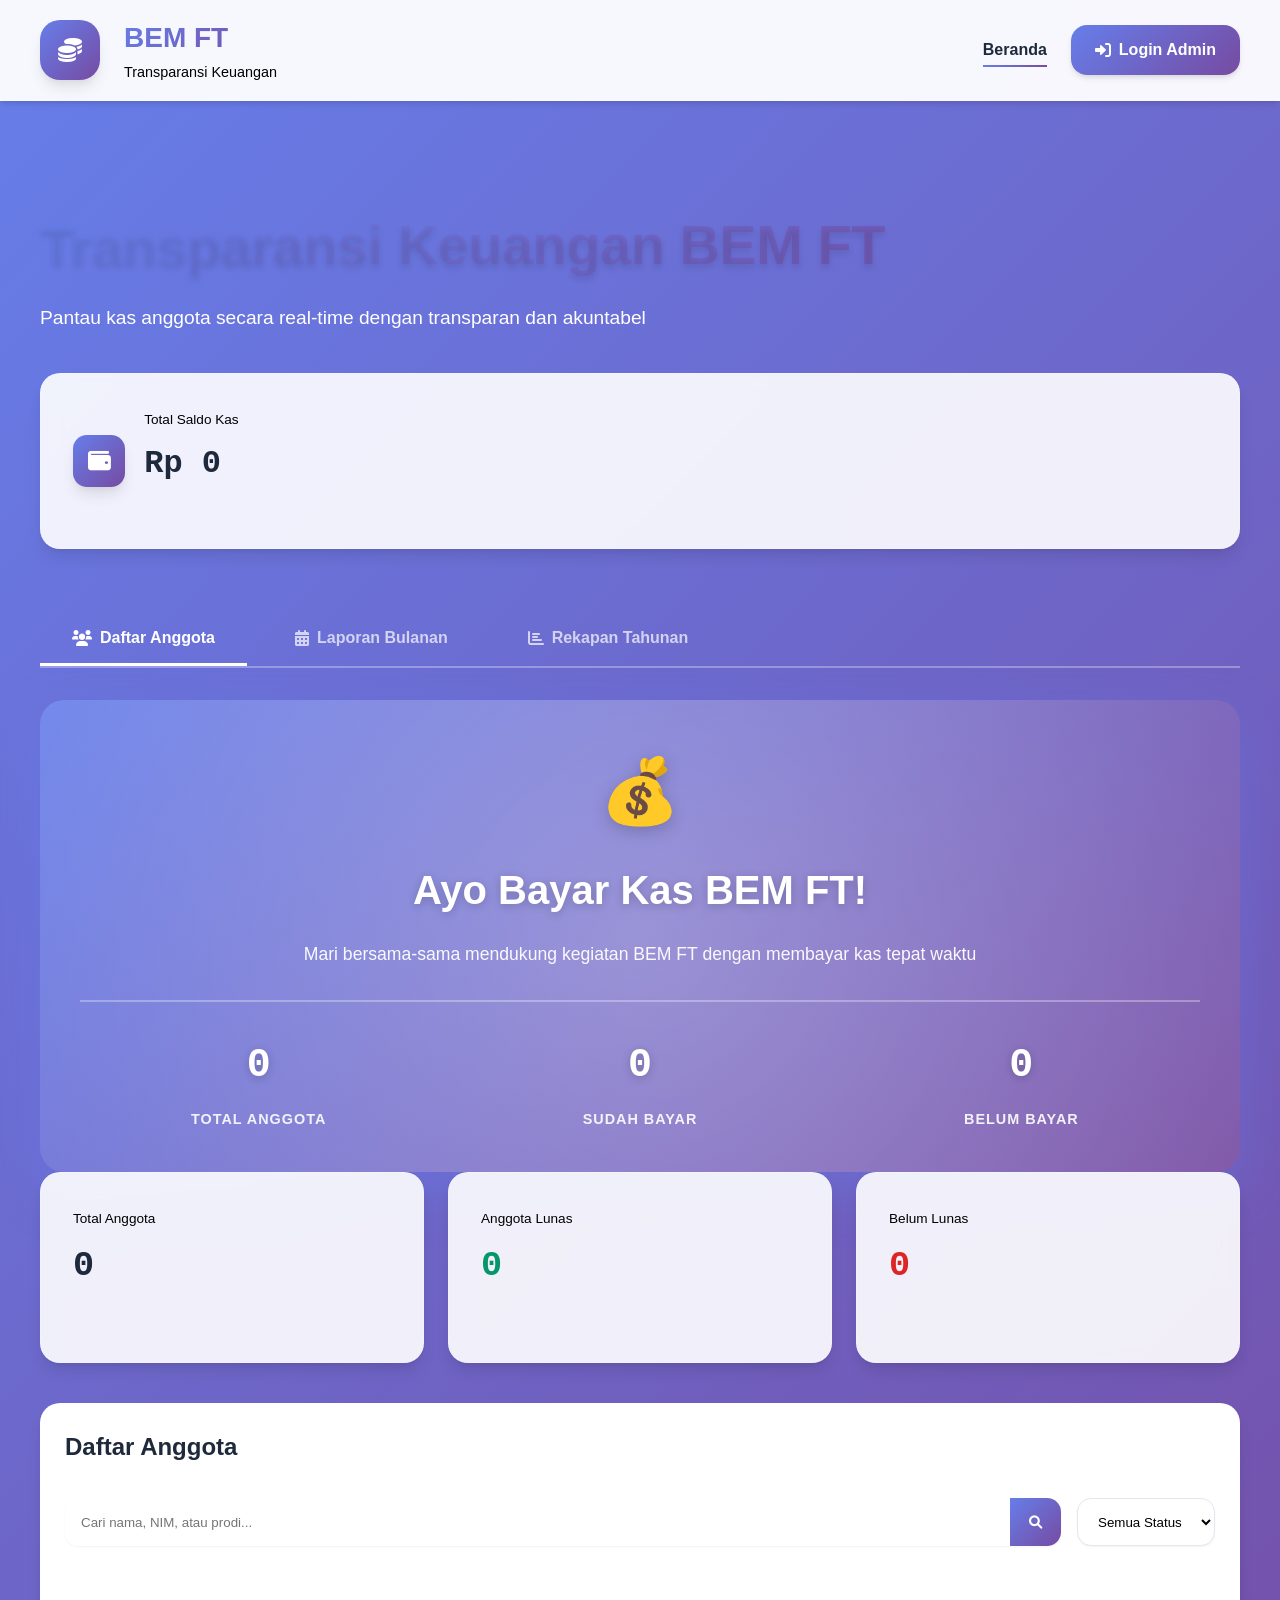
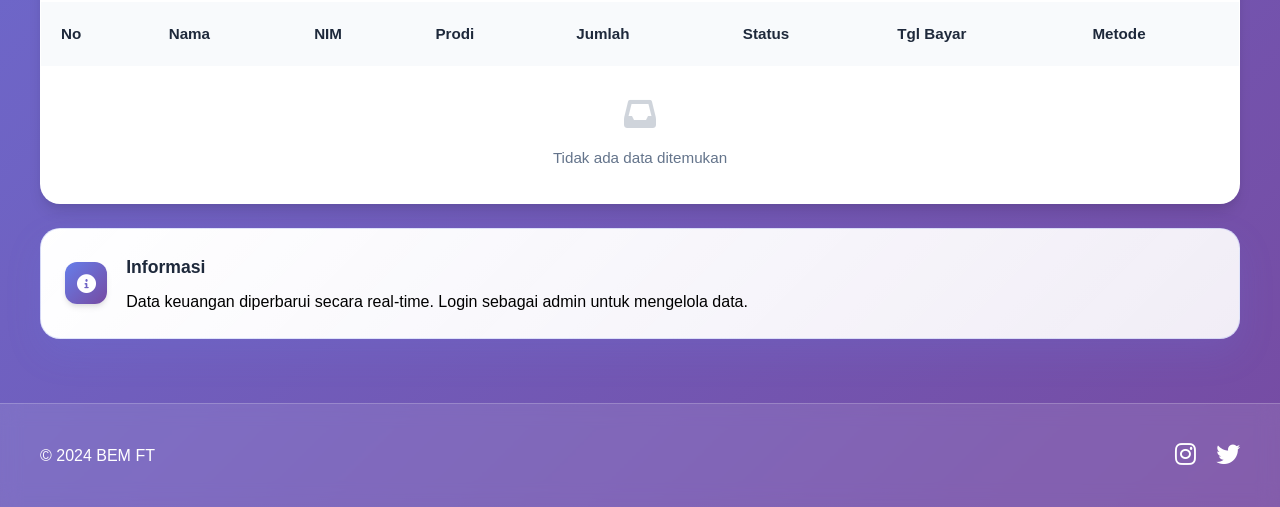
<file: index.html>
<!DOCTYPE html>
<html lang="id">
<head>
<meta charset="UTF-8">
<meta name="viewport" content="width=device-width, initial-scale=1.0">
<title>Transparansi Keuangan BEM FT</title>

<link href="https://cdnjs.cloudflare.com/ajax/libs/font-awesome/6.0.0/css/all.min.css" rel="stylesheet">
<link href="https://fonts.googleapis.com/css2?family=Inter:wght@400;500;600;700;800&display=swap" rel="stylesheet">

<style>
:root{
  --primary: #667eea;
  --primary-dark: #5a67d8;
  --secondary: #764ba2;
  --success: #10b981;
  --warning: #f59e0b;
  --danger: #ef4444;
  --info: #dfe8f7;
  --bg-primary: #ffffff;
  --bg-secondary: #f8fafc;
  --bg-tertiary: #f1f5f9;
  --text-primary: #1e293b;
  --text-secondary: #000000;
  --text-muted: #94a3b8;
  --border: #e2e8f0;
  --shadow-sm: 0 1px 2px 0 rgba(0, 0, 0, 0.05);
  --shadow-md: 0 4px 6px -1px rgba(0, 0, 0, 0.1), 0 2px 4px -1px rgba(0, 0, 0, 0.06);
  --shadow-lg: 0 10px 15px -3px rgba(0, 0, 0, 0.1), 0 4px 6px -2px rgba(0, 0, 0, 0.05);
  --transition: all 0.3s ease;
  --gradient-1: linear-gradient(135deg, var(--primary), var(--secondary));
  --gradient-2: linear-gradient(135deg, var(--success), #22d3ee);
  --gradient-3: linear-gradient(135deg, var(--warning), #f97316);
  --gradient-4: linear-gradient(135deg, var(--danger), #ec4899);
}

body {
  background: linear-gradient(135deg, #667eea 0%, #764ba2 100%);
  min-height: 100vh;
  font-family: 'Segoe UI', Tahoma, Geneva, Verdana, sans-serif;
  margin: 0;
  padding: 0;
  color: #1e293b;
  line-height: 1.6;
}

.container{max-width:1200px;margin:auto;padding:0 1.5rem}

/* ===== HEADER ===== */
header{
  position:sticky;top:0;z-index:99;
  background:rgba(255,255,255,.95);
  backdrop-filter:blur(12px);
  border-bottom:1px solid rgba(255,255,255,0.2);
  box-shadow: var(--shadow-md);
}
.header-wrap{
  display:flex;justify-content:space-between;align-items:center;
  padding:1rem 0;
}
.logo-box{display:flex;align-items:center;gap:1.5rem}
.logo{
  width:60px;height:60px;border-radius:20px;
  background:var(--gradient-1);
  display:flex;align-items:center;justify-content:center;
  color:#fff;font-size:1.5rem;box-shadow: var(--shadow-lg);
  animation: float 3s ease-in-out infinite;
}
.brand-info h1{
  font-size:1.75rem;font-weight:800;
  background:var(--gradient-1);
  -webkit-background-clip:text;
  -webkit-text-fill-color:transparent;
  background-clip:text;margin:0;
}
.brand-info p{color:var(--text-secondary);margin:0;font-size:.9rem}
nav{display:flex;gap:1.5rem;align-items:center}
nav a{text-decoration:none;color:var(--text-primary);font-weight:600;position:relative}
nav a::after{
  content:"";position:absolute;left:0;bottom:-4px;
  width:0;height:2px;background:var(--gradient-1);
  transition:var(--transition)
}
nav a:hover::after{width:100%}
nav a.active::after{width:100%}
.login-btn{
  padding:.75rem 1.5rem;border-radius:16px;
  background:var(--gradient-1);
  color:#fff !important;font-size:1rem;
  box-shadow: var(--shadow-md);font-weight:700;
  display:inline-flex;align-items:center;gap:.5rem;
  text-decoration: none;
  transition: var(--transition);
}
.login-btn:hover{
  transform: translateY(-2px);
  box-shadow: 0 10px 25px rgba(102, 126, 234, 0.4);
}

/* ===== TAB NAVIGATION ===== */
.tab-navigation {
  display: flex;
  gap: 1rem;
  margin: 2rem 0 1.5rem;
  border-bottom: 2px solid rgba(255, 255, 255, 0.3);
}

.tab-btn {
  padding: 1rem 2rem;
  background: transparent;
  border: none;
  border-bottom: 3px solid transparent;
  color: rgba(255, 255, 255, 0.7);
  font-weight: 600;
  font-size: 1rem;
  cursor: pointer;
  transition: var(--transition);
  display: flex;
  align-items: center;
  gap: 0.5rem;
}

.tab-btn:hover {
  color: #fff;
}

.tab-btn.active {
  color: #fff;
  border-bottom-color: #fff;
}

.tab-content {
  display: none;
}

.tab-content.active {
  display: block;
}

/* ===== HERO ===== */
.hero{padding:4rem 0 2rem}
.hero h1{
  font-size:3.5rem;font-weight:900;
  background:var(--gradient-1);
  margin-bottom:1.5rem;line-height:1.2;
  -webkit-background-clip:text; 
  -webkit-text-fill-color:transparent;  
  background-clip:text;
  text-shadow: 0 4px 6px rgba(0,0,0,0.1);
  letter-spacing: -0.5px;
}
.hero p{color:var(--text-secondary);font-size:1.2rem;max-width:700px;margin-bottom:2rem;font-weight:500;} 

/* ===== SALDO CARD ===== */
.saldo-card{
  margin-top:2.5rem;
  background:rgba(255,255,255,0.9);
  backdrop-filter:blur(10px);
  border-radius:20px;
  padding:2rem;
  display:flex;gap:1.2rem;align-items:center;
  box-shadow: var(--shadow-lg);
  border:1px solid rgba(255,255,255,0.2);
}
.saldo-icon{
  width:52px;height:52px;border-radius:14px;
  background:var(--gradient-1);
  display:flex;align-items:center;justify-content:center;
  color:#fff;font-size:1.4rem;box-shadow: var(--shadow-lg);
}
.saldo-card span{color:var(--text-secondary);font-size:.85rem}
.saldo-card h2{margin-top:.4rem;font-size:2rem;font-family:'JetBrains Mono',monospace}

/* ===== CONTROLS ===== */
.controls{
  display:flex;gap:1rem;flex-wrap:wrap;
  margin:2rem 0
}
.search-box{
  flex:1;display:flex;background:#fff;border-radius:14px;
  overflow:hidden;box-shadow:var(--shadow-sm)
}
.search-box input{flex:1;border:none;padding:.9rem 1rem;outline:none}
.search-box button{
  border:none;background:var(--gradient-1);
  color:#fff;padding:0 1.2rem;cursor:pointer;
  transition: var(--transition);
}
.search-box button:hover{
  opacity: 0.9;
}
select{
  padding:.9rem 1rem;border-radius:14px;border:1px solid var(--border);
  box-shadow:var(--shadow-sm);cursor:pointer;background:#fff
}

/* ===== SUMMARY ===== */
.summary{
  display:grid;grid-template-columns:repeat(auto-fit,minmax(220px,1fr));
  gap:1.5rem;margin-bottom:2.5rem
}
.card{
  background:rgba(255,255,255,0.9);
  backdrop-filter:blur(10px);
  border-radius:20px;padding:2rem;
  box-shadow:var(--shadow-lg);
  border:1px solid rgba(255,255,255,0.2);
  transition:var(--transition)
}
.card:hover{transform:translateY(-2px);box-shadow:0 20px 40px rgba(0,0,0,.15)}
.card span{color:var(--text-secondary);font-size:.85rem}
.card h3{font-size:2.2rem;margin-top:.5rem;font-family:'JetBrains Mono',monospace}

/* ===== MONTHLY REPORT CARD ===== */
.monthly-grid {
  display: grid;
  grid-template-columns: repeat(auto-fit, minmax(280px, 1fr));
  gap: 1.5rem;
  margin-bottom: 2rem;
}

.month-card {
  background: rgba(255, 255, 255, 0.9);
  backdrop-filter: blur(10px);
  border-radius: 16px;
  padding: 1.5rem;
  box-shadow: var(--shadow-lg);
  border: 1px solid rgba(255, 255, 255, 0.2);
  transition: var(--transition);
}

.month-card:hover {
  transform: translateY(-2px);
  box-shadow: 0 20px 40px rgba(0, 0, 0, 0.15);
}

.month-card-header {
  display: flex;
  justify-content: space-between;
  align-items: center;
  margin-bottom: 1rem;
  padding-bottom: 1rem;
  border-bottom: 2px solid var(--border);
}

.month-name {
  font-size: 1.25rem;
  font-weight: 700;
  color: var(--text-primary);
}

.month-stats {
  display: grid;
  grid-template-columns: 1fr 1fr;
  gap: 1rem;
  margin-bottom: 1rem;
}

.stat-item {
  text-align: center;
}

.stat-label {
  font-size: 0.75rem;
  color: var(--text-secondary);
  margin-bottom: 0.25rem;
}

.stat-value {
  font-size: 1.5rem;
  font-weight: 700;
  font-family: 'JetBrains Mono', monospace;
}

.stat-value.success {
  color: var(--success);
}

.stat-value.warning {
  color: var(--warning);
}

.month-total {
  text-align: center;
  padding-top: 1rem;
  border-top: 2px solid var(--border);
}

.month-total-label {
  font-size: 0.85rem;
  color: var(--text-secondary);
  margin-bottom: 0.5rem;
}

.month-total-value {
  font-size: 1.75rem;
  font-weight: 800;
  background: var(--gradient-1);
  -webkit-background-clip: text;
  -webkit-text-fill-color: transparent;
  background-clip: text;
  font-family: 'JetBrains Mono', monospace;
}

/* ===== YEARLY SUMMARY ===== */
.yearly-summary {
  background: linear-gradient(135deg, rgba(102, 126, 234, 0.1), rgba(118, 75, 162, 0.1));
  border-radius: 20px;
  padding: 2rem;
  margin-bottom: 2rem;
  box-shadow: var(--shadow-lg);
  border: 1px solid rgba(102, 126, 234, 0.2);
}

.yearly-summary h2 {
  margin: 0 0 2rem 0;
  font-size: 1.75rem;
  font-weight: 800;
  background: var(--gradient-1);
  -webkit-background-clip: text;
  -webkit-text-fill-color: transparent;
  background-clip: text;
  display: flex;
  align-items: center;
  gap: 0.75rem;
}

.yearly-stats-grid {
  display: grid;
  grid-template-columns: repeat(auto-fit, minmax(200px, 1fr));
  gap: 1.5rem;
}

.yearly-stat-card {
  background: #fff;
  border-radius: 16px;
  padding: 1.5rem;
  box-shadow: var(--shadow-md);
  text-align: center;
}

.yearly-stat-icon {
  width: 50px;
  height: 50px;
  border-radius: 12px;
  display: flex;
  align-items: center;
  justify-content: center;
  margin: 0 auto 1rem;
  font-size: 1.5rem;
  color: #fff;
}

.yearly-stat-icon.total {
  background: var(--gradient-1);
}

.yearly-stat-icon.paid {
  background: var(--gradient-2);
}

.yearly-stat-icon.unpaid {
  background: var(--gradient-3);
}

.yearly-stat-icon.collected {
  background: var(--gradient-4);
}

.yearly-stat-label {
  font-size: 0.9rem;
  color: var(--text-secondary);
  margin-bottom: 0.5rem;
}

.yearly-stat-value {
  font-size: 2rem;
  font-weight: 800;
  color: var(--text-primary);
  font-family: 'JetBrains Mono', monospace;
}

/* ===== TABLE ===== */
.table-wrap{
  background:#fff;border-radius:20px;
  box-shadow:var(--shadow-lg);
  overflow:hidden;border:1px solid rgba(255,255,255,0.2)
}
table{width:100%;border-collapse:collapse}
thead{background:#f8fafc}
th,td{padding:1.25rem;text-align:left;font-size:.95rem}
tbody tr:not(:last-child){border-bottom:1px solid var(--border)}
tbody tr:hover{background: var(--bg-secondary);}
.badge{
  padding:.5rem 1rem;border-radius:999px;
  font-size:.875rem;font-weight:600;display:inline-block
}
.badge-success{background:rgba(16,185,129,0.1);color:#059669}
.badge-warning{background:rgba(245,158,11,0.1);color:#d97706}
.badge-info{background:rgba(59,130,246,0.1);color:#2563eb}
.badge.unpaid{background:rgba(239,68,68,0.1);color:#dc2626}
.text-success{color:#059669}
.text-danger{color:#dc2626}

/* ===== AJAKAN CARD ===== */
.ajakan-card{
  margin-top:1.5rem;
  background:linear-gradient(135deg,#fff,rgba(255,255,255,0.9));
  border-radius:20px;
  padding:1.5rem;
  display:flex;gap:1.2rem;align-items:center;
  box-shadow:0 15px 35px rgba(102,126,234,0.15);
  border:1px solid rgba(102,126,234,0.2)
}
.ajakan-icon{
  width:42px;height:42px;border-radius:12px;
  background:var(--gradient-1);
  display:flex;align-items:center;justify-content:center;
  color:#fff;font-size:1.2rem;box-shadow:var(--shadow-md)
}

/* ===== AYO BAYAR KAS BOX ===== */
.bayar-kas-box{
  margin-top:2rem;
  background:linear-gradient(135deg, #667eea 0%, #764ba2 100%);
  border-radius:24px;
  padding:2.5rem;
  position:relative;
  overflow:hidden;
  box-shadow:0 20px 50px rgba(102,126,234,0.4);
  animation: pulseGlow 3s ease-in-out infinite;
}

.bayar-kas-box::before{
  content:'';
  position:absolute;
  top:-50%;
  right:-50%;
  width:200%;
  height:200%;
  background:radial-gradient(circle, rgba(255,255,255,0.3) 0%, transparent 70%);
  animation: rotateGlow 8s linear infinite;
}

.bayar-kas-content{
  position:relative;
  z-index:2;
  text-align:center;
  color:#fff;
}

.bayar-kas-icon{
  font-size:4rem;
  margin-bottom:1rem;
  animation: bounce 2s ease-in-out infinite;
  display:inline-block;
  filter: drop-shadow(0 4px 8px rgba(0,0,0,0.2));
}

.bayar-kas-title{
  font-size:2.5rem;
  font-weight:900;
  margin:0 0 1rem 0;
  text-shadow: 0 2px 10px rgba(0,0,0,0.2);
  animation: slideInUp 1s ease-out;
}

.bayar-kas-subtitle{
  font-size:1.1rem;
  margin-bottom:2rem;
  opacity:0.95;
  font-weight:500;
}

.bayar-kas-stats{
  display:grid;
  grid-template-columns:repeat(auto-fit,minmax(120px,1fr));
  gap:1.5rem;
  margin-top:2rem;
  padding-top:2rem;
  border-top:2px solid rgba(255,255,255,0.3);
}

.stat-box{
  text-align:center;
}

.stat-number{
  font-size:2.5rem;
  font-weight:900;
  display:block;
  margin-bottom:0.5rem;
  text-shadow: 0 2px 8px rgba(0,0,0,0.2);
  font-family:'JetBrains Mono',monospace;
}

.stat-text{
  font-size:0.9rem;
  opacity:0.9;
  font-weight:600;
  text-transform:uppercase;
  letter-spacing:1px;
}

@keyframes pulseGlow{
  0%,100%{box-shadow:0 20px 50px rgba(102,126,234,0.4)}
  50%{box-shadow:0 25px 60px rgba(102,126,234,0.6)}
}

@keyframes rotateGlow{
  0%{transform:rotate(0deg)}
  100%{transform:rotate(360deg)}
}

@keyframes bounce{
  0%,100%{transform:translateY(0)}
  50%{transform:translateY(-15px)}
}

@keyframes slideInUp{
  0%{opacity:0;transform:translateY(20px)}
  100%{opacity:1;transform:translateY(0)}
}

@keyframes float{
  0%,100%{transform:translateY(0)}
  50%{transform:translateY(-10px)}
}

/* ===== FOOTER ===== */
footer{
  background:rgba(255,255,255,0.1);
  backdrop-filter:blur(10px);
  padding:2rem 0;
  margin-top:4rem;
  border-top:1px solid rgba(255,255,255,0.2)
}
footer .container{
  display:flex;justify-content:space-between;align-items:center
}
footer p{color:#fff;margin:0}
footer a{color:#fff;font-size:1.5rem;margin-left:1rem;transition:var(--transition)}
footer a:hover{transform:scale(1.2)}

/* ===== RESPONSIVE ===== */
@media (max-width: 768px) {
  .header-wrap {
    flex-direction: column;
    gap: 1rem;
  }
  nav {
    flex-direction: column;
    width: 100%;
  }
  .hero h1 {
    font-size: 2.5rem;
  }
  .tab-navigation {
    flex-wrap: wrap;
  }
  .tab-btn {
    padding: 0.75rem 1rem;
    font-size: 0.9rem;
  }
  .bayar-kas-title {
    font-size: 2rem;
  }
  .stat-number {
    font-size: 2rem;
  }
}
</style>
</head>
<body>

<header>
  <div class="container header-wrap">
    <div class="logo-box">
      <div class="logo"><i class="fas fa-coins"></i></div>
      <div class="brand-info">
        <h1>BEM FT</h1>
        <p>Transparansi Keuangan</p>
      </div>
    </div>
    <nav>
      <a href="#" class="active">Beranda</a>
      <a href="login.html" class="login-btn">
        <i class="fas fa-sign-in-alt"></i> Login Admin
      </a>
    </nav>
  </div>
</header>

<main>
  <section class="hero">
    <div class="container">
      <h1 style="color:#fff">Transparansi Keuangan BEM FT</h1>
      <p style="color:#fff">Pantau kas anggota secara real-time dengan transparan dan akuntabel</p>

      <!-- Saldo Card -->
      <div class="saldo-card">
        <div class="saldo-icon"><i class="fas fa-wallet"></i></div>
        <div>
          <span>Total Saldo Kas</span>
          <h2 id="total-saldo">Rp 0</h2>
        </div>
      </div>
    </div>
  </section>

  <!-- Tab Navigation -->
  <section class="container">
    <div class="tab-navigation">
      <button class="tab-btn active" onclick="switchTab('daftar')">
        <i class="fas fa-users"></i> Daftar Anggota
      </button>
      <button class="tab-btn" onclick="switchTab('bulanan')">
        <i class="fas fa-calendar-alt"></i> Laporan Bulanan
      </button>
      <button class="tab-btn" onclick="switchTab('tahunan')">
        <i class="fas fa-chart-bar"></i> Rekapan Tahunan
      </button>
    </div>
  </section>

  <!-- Daftar Anggota Tab -->
  <section id="daftar-tab" class="tab-content active">
    <div class="container">
      <!-- Ayo Bayar Kas Box -->
      <div class="bayar-kas-box">
        <div class="bayar-kas-content">
          <div class="bayar-kas-icon">💰</div>
          <h2 class="bayar-kas-title">Ayo Bayar Kas BEM FT!</h2>
          <p class="bayar-kas-subtitle">Mari bersama-sama mendukung kegiatan BEM FT dengan membayar kas tepat waktu</p>
          
          <div class="bayar-kas-stats">
            <div class="stat-box">
              <span class="stat-number" id="stat-total">0</span>
              <span class="stat-text">Total Anggota</span>
            </div>
            <div class="stat-box">
              <span class="stat-number" id="stat-paid">0</span>
              <span class="stat-text">Sudah Bayar</span>
            </div>
            <div class="stat-box">
              <span class="stat-number" id="stat-unpaid">0</span>
              <span class="stat-text">Belum Bayar</span>
            </div>
          </div>
        </div>
      </div>

      <!-- Summary Cards -->
      <div class="summary">
        <div class="card">
          <span>Total Anggota</span>
          <h3 id="total-anggota">0</h3>
        </div>
        <div class="card">
          <span>Anggota Lunas</span>
          <h3 id="anggota-lunas" class="text-success">0</h3>
        </div>
        <div class="card">
          <span>Belum Lunas</span>
          <h3 id="anggota-belum-lunas" class="text-danger">0</h3>
        </div>
      </div>

      <!-- Anggota Table -->
      <div class="table-wrap">
        <div style="padding: 1.5rem;">
          <h2 style="margin: 0 0 1rem 0;">Daftar Anggota</h2>
          
          <div class="controls">
            <div class="search-box">
              <input type="text" id="anggota-search" placeholder="Cari nama, NIM, atau prodi...">
              <button id="anggota-search-btn"><i class="fas fa-search"></i></button>
            </div>
            <select id="status-filter">
              <option value="all">Semua Status</option>
              <option value="paid">Lunas</option>
              <option value="unpaid">Belum Lunas</option>
            </select>
          </div>
        </div>

        <table>
          <thead>
            <tr>
              <th>No</th>
              <th>Nama</th>
              <th>NIM</th>
              <th>Prodi</th>
              <th>Jumlah</th>
              <th>Status</th>
              <th>Tgl Bayar</th>
              <th>Metode</th>
            </tr>
          </thead>
          <tbody id="anggota-body">
            <tr>
              <td colspan="8" style="text-align:center;padding:2rem;color:#64748b">
                <i class="fas fa-inbox" style="font-size:2rem;margin-bottom:1rem;opacity:0.3;display:block"></i>
                Tidak ada data ditemukan
              </td>
            </tr>
          </tbody>
        </table>
      </div>

      <!-- Info Card -->
      <div class="ajakan-card">
        <div class="ajakan-icon"><i class="fas fa-info-circle"></i></div>
        <div>
          <h3 style="margin: 0 0 0.5rem 0; font-size: 1.1rem;">Informasi</h3>
          <p style="margin: 0; color: var(--text-secondary);">Data keuangan diperbarui secara real-time. Login sebagai admin untuk mengelola data.</p>
        </div>
      </div>
    </div>
  </section>

  <!-- Laporan Bulanan Tab -->
  <section id="bulanan-tab" class="tab-content">
    <div class="container">
      <div class="card">
        <h3 style="margin: 0 0 1.5rem 0; font-size: 1.5rem; font-weight: 700; color: var(--text-primary); display: flex; align-items: center; gap: 0.5rem;">
          <i class="fas fa-calendar-alt" style="color: var(--primary);"></i>
          Laporan Pembayaran Kas Per Bulan
        </h3>
        <p style="color: var(--text-secondary); margin-bottom: 2rem;">
          Berikut adalah detail pembayaran kas anggota untuk setiap bulan
        </p>

        <div class="monthly-grid" id="monthly-grid">
          <!-- Monthly cards will be inserted here by JavaScript -->
        </div>
      </div>
    </div>
  </section>

  <!-- Rekapan Tahunan Tab -->
  <section id="tahunan-tab" class="tab-content">
    <div class="container">
      <div class="yearly-summary">
        <h2>
          <i class="fas fa-chart-line"></i>
          Rekapan Kas Tahunan <span id="current-year" style="font-weight: 800;">2024</span>
        </h2>

        <div class="yearly-stats-grid">
          <div class="yearly-stat-card">
            <div class="yearly-stat-icon total">
              <i class="fas fa-users"></i>
            </div>
            <div class="yearly-stat-label">Total Anggota</div>
            <div class="yearly-stat-value" id="yearly-total-members">0</div>
          </div>

          <div class="yearly-stat-card">
            <div class="yearly-stat-icon paid">
              <i class="fas fa-check-circle"></i>
            </div>
            <div class="yearly-stat-label">Sudah Lunas</div>
            <div class="yearly-stat-value text-success" id="yearly-paid-members">0</div>
          </div>

          <div class="yearly-stat-card">
            <div class="yearly-stat-icon unpaid">
              <i class="fas fa-clock"></i>
            </div>
            <div class="yearly-stat-label">Belum Lunas</div>
            <div class="yearly-stat-value" style="color: #f59e0b;" id="yearly-unpaid-members">0</div>
          </div>

          <div class="yearly-stat-card">
            <div class="yearly-stat-icon collected">
              <i class="fas fa-money-bill-wave"></i>
            </div>
            <div class="yearly-stat-label">Total Terkumpul</div>
            <div class="yearly-stat-value" id="yearly-total-collected">Rp 0</div>
          </div>
        </div>
      </div>

      <!-- Monthly Breakdown -->
      <div class="card">
        <h3 style="margin: 0 0 1.5rem 0; font-size: 1.25rem; font-weight: 700; color: var(--text-primary);">
          Rincian Per Bulan
        </h3>
        
        <div class="table-wrap" style="box-shadow: none; border: 1px solid var(--border);">
          <table>
            <thead>
              <tr>
                <th>Bulan</th>
                <th>Sudah Bayar</th>
                <th>Belum Bayar</th>
                <th>Total Terkumpul</th>
              </tr>
            </thead>
            <tbody id="yearly-breakdown-body">
              <!-- Yearly breakdown will be inserted here -->
            </tbody>
          </table>
        </div>
      </div>
    </div>
  </section>
</main>

<footer>
  <div class="container">
    <p>© 2024 BEM FT</p>
    <div>
      <a href="#"><i class="fab fa-instagram"></i></a>
      <a href="#"><i class="fab fa-twitter"></i></a>
    </div>
  </div>
</footer>

<script>
// Load data from localStorage
let data = JSON.parse(localStorage.getItem("kas_bem_data")) || {
  members: [],
  transactions: []
};

let members = data.members || [];
let currentTab = 'daftar';

// Load data on page load
document.addEventListener('DOMContentLoaded', () => {
    loadAnggotaTable(members);
    updateDashboardStats();
    setupEventListeners();
    
    // Set current year
    const currentYearEl = document.getElementById('current-year');
    if (currentYearEl) {
        currentYearEl.textContent = new Date().getFullYear();
    }
});

// Switch tabs
function switchTab(tabName) {
    currentTab = tabName;
    
    // Hide all tabs
    document.querySelectorAll('.tab-content').forEach(tab => {
        tab.classList.remove('active');
    });
    
    // Remove active class from all buttons
    document.querySelectorAll('.tab-btn').forEach(btn => {
        btn.classList.remove('active');
    });
    
    // Show selected tab
    const selectedTab = document.getElementById(tabName + '-tab');
    if (selectedTab) {
        selectedTab.classList.add('active');
    }
    
    // Add active class to clicked button
    event.target.closest('.tab-btn').classList.add('active');
    
    // Load data for the selected tab
    if (tabName === 'bulanan') {
        loadMonthlyReport();
    } else if (tabName === 'tahunan') {
        loadYearlyReport();
    }
}

// Get month name in Indonesian
function getMonthName(monthIndex) {
    const months = [
        'Januari', 'Februari', 'Maret', 'April', 'Mei', 'Juni',
        'Juli', 'Agustus', 'September', 'Oktober', 'November', 'Desember'
    ];
    return months[monthIndex];
}

// Load monthly report
function loadMonthlyReport() {
    const monthlyGrid = document.getElementById('monthly-grid');
    if (!monthlyGrid) return;

    const currentYear = new Date().getFullYear();
    
    // Get data for each month
    const monthlyData = [];
    
    for (let i = 0; i < 12; i++) {
        const monthMembers = members.filter(m => {
            if (!m.paymentDate) return false;
            const date = new Date(m.paymentDate);
            return date.getFullYear() === currentYear && date.getMonth() === i;
        });
        
        const paid = monthMembers.filter(m => m.status === 'paid').length;
        const unpaid = members.length - paid;
        const total = monthMembers
            .filter(m => m.status === 'paid')
            .reduce((sum, m) => sum + (m.amount || 0), 0);
        
        monthlyData.push({
            month: getMonthName(i),
            paid,
            unpaid,
            total
        });
    }

    // Render monthly cards
    monthlyGrid.innerHTML = monthlyData.map(data => `
        <div class="month-card">
            <div class="month-card-header">
                <div class="month-name">${data.month}</div>
                <i class="fas fa-calendar-check" style="color: var(--primary); font-size: 1.25rem;"></i>
            </div>
            
            <div class="month-stats">
                <div class="stat-item">
                    <div class="stat-label">Sudah Bayar</div>
                    <div class="stat-value success">${data.paid}</div>
                </div>
                <div class="stat-item">
                    <div class="stat-label">Belum Bayar</div>
                    <div class="stat-value warning">${data.unpaid}</div>
                </div>
            </div>
            
            <div class="month-total">
                <div class="month-total-label">Total Terkumpul</div>
                <div class="month-total-value">${formatCurrency(data.total)}</div>
            </div>
        </div>
    `).join('');
}

// Load yearly report
function loadYearlyReport() {
    const currentYear = new Date().getFullYear();
    
    // Calculate yearly statistics
    const yearlyPaid = members.filter(m => m.status === 'paid').length;
    const yearlyUnpaid = members.filter(m => m.status === 'unpaid').length;
    const yearlyTotal = members
        .filter(m => m.status === 'paid')
        .reduce((sum, m) => sum + (m.amount || 0), 0);

    // Update yearly stats
    const yearlyTotalMembersEl = document.getElementById('yearly-total-members');
    const yearlyPaidMembersEl = document.getElementById('yearly-paid-members');
    const yearlyUnpaidMembersEl = document.getElementById('yearly-unpaid-members');
    const yearlyTotalCollectedEl = document.getElementById('yearly-total-collected');

    if (yearlyTotalMembersEl) yearlyTotalMembersEl.textContent = members.length;
    if (yearlyPaidMembersEl) yearlyPaidMembersEl.textContent = yearlyPaid;
    if (yearlyUnpaidMembersEl) yearlyUnpaidMembersEl.textContent = yearlyUnpaid;
    if (yearlyTotalCollectedEl) yearlyTotalCollectedEl.textContent = formatCurrency(yearlyTotal);

    // Load monthly breakdown
    const breakdownBody = document.getElementById('yearly-breakdown-body');
    if (!breakdownBody) return;

    const monthlyBreakdown = [];
    
    for (let i = 0; i < 12; i++) {
        const monthMembers = members.filter(m => {
            if (!m.paymentDate) return false;
            const date = new Date(m.paymentDate);
            return date.getFullYear() === currentYear && date.getMonth() === i;
        });
        
        const paid = monthMembers.filter(m => m.status === 'paid').length;
        const unpaid = members.length - paid;
        const total = monthMembers
            .filter(m => m.status === 'paid')
            .reduce((sum, m) => sum + (m.amount || 0), 0);
        
        monthlyBreakdown.push({
            month: getMonthName(i),
            paid,
            unpaid,
            total
        });
    }

    breakdownBody.innerHTML = monthlyBreakdown.map(data => `
        <tr>
            <td><strong>${data.month}</strong></td>
            <td><span class="badge badge-success">${data.paid} orang</span></td>
            <td><span class="badge unpaid">${data.unpaid} orang</span></td>
            <td><strong>${formatCurrency(data.total)}</strong></td>
        </tr>
    `).join('');
}

// Update dashboard statistics
function updateDashboardStats() {
    // Calculate total saldo kas
    const totalSaldo = members
        .filter(m => m.status === 'paid')
        .reduce((sum, m) => sum + (m.amount || 0), 0);
    
    // Calculate member stats
    const totalAnggota = members.length;
    const anggotaLunas = members.filter(m => m.status === 'paid').length;
    const anggotaBelumLunas = members.filter(m => m.status === 'unpaid').length;

    // Update DOM elements
    const totalSaldoEl = document.getElementById('total-saldo');
    const totalAnggotaEl = document.getElementById('total-anggota');
    const anggotaLunasEl = document.getElementById('anggota-lunas');
    const anggotaBelumLunasEl = document.getElementById('anggota-belum-lunas');

    if (totalSaldoEl) totalSaldoEl.textContent = formatCurrency(totalSaldo);
    if (totalAnggotaEl) totalAnggotaEl.textContent = totalAnggota;
    if (anggotaLunasEl) anggotaLunasEl.textContent = anggotaLunas;
    if (anggotaBelumLunasEl) anggotaBelumLunasEl.textContent = anggotaBelumLunas;

    // Update stats in "Ayo Bayar Kas" box
    const statTotalEl = document.getElementById('stat-total');
    const statPaidEl = document.getElementById('stat-paid');
    const statUnpaidEl = document.getElementById('stat-unpaid');

    if (statTotalEl) statTotalEl.textContent = totalAnggota;
    if (statPaidEl) statPaidEl.textContent = anggotaLunas;
    if (statUnpaidEl) statUnpaidEl.textContent = anggotaBelumLunas;
}

// Setup event listeners
function setupEventListeners() {
    // Anggota search
    const anggotaSearch = document.getElementById('anggota-search');
    const anggotaSearchBtn = document.getElementById('anggota-search-btn');
    
    if (anggotaSearch) {
        anggotaSearch.addEventListener('input', (e) => {
            const searchTerm = e.target.value.toLowerCase();
            const filtered = members.filter(m =>
                m.name.toLowerCase().includes(searchTerm) ||
                m.nim.toLowerCase().includes(searchTerm) ||
                m.prodi.toLowerCase().includes(searchTerm)
            );
            loadAnggotaTable(filtered);
        });
    }
    
    if (anggotaSearchBtn) {
        anggotaSearchBtn.addEventListener('click', () => {
            const searchTerm = anggotaSearch.value.toLowerCase();
            const filtered = members.filter(m =>
                m.name.toLowerCase().includes(searchTerm) ||
                m.nim.toLowerCase().includes(searchTerm) ||
                m.prodi.toLowerCase().includes(searchTerm)
            );
            loadAnggotaTable(filtered);
        });
    }

    // Anggota status filter
    const statusFilter = document.getElementById('status-filter');
    if (statusFilter) {
        statusFilter.addEventListener('change', (e) => {
            const status = e.target.value;
            let filtered = members;
            
            if (status === 'paid') {
                filtered = members.filter(m => m.status === 'paid');
            } else if (status === 'unpaid') {
                filtered = members.filter(m => m.status === 'unpaid');
            }
            
            loadAnggotaTable(filtered);
        });
    }

    // Listen for storage changes from other tabs (from dashboard)
    window.addEventListener('storage', function(e) {
        if (e.key === 'kas_bem_data') {
            const newData = JSON.parse(e.newValue || '{}');
            members = newData.members || [];
            
            loadAnggotaTable(members);
            updateDashboardStats();
            
            // Reload current tab data
            if (currentTab === 'bulanan') {
                loadMonthlyReport();
            } else if (currentTab === 'tahunan') {
                loadYearlyReport();
            }
        }
    });

    // Polling untuk update data setiap 2 detik (untuk tab yang sama)
    setInterval(() => {
        const currentData = JSON.parse(localStorage.getItem("kas_bem_data") || '{}');
        const currentMembers = currentData.members || [];
        
        // Cek jika ada perubahan
        if (JSON.stringify(currentMembers) !== JSON.stringify(members)) {
            members = currentMembers;
            loadAnggotaTable(members);
            updateDashboardStats();
            
            // Reload current tab data
            if (currentTab === 'bulanan') {
                loadMonthlyReport();
            } else if (currentTab === 'tahunan') {
                loadYearlyReport();
            }
        }
    }, 2000);
}

// Format currency
function formatCurrency(n) {
  return "Rp " + n.toLocaleString("id-ID");
}

// Format date
function formatDate(d) {
  if (!d || d === '-') return '-';
  return new Date(d).toLocaleDateString("id-ID", {
    year: "numeric",
    month: "long",
    day: "numeric"
  });
}

// Load Anggota Table
function loadAnggotaTable(dataToShow = members) {
  const tbody = document.getElementById("anggota-body");
  if (!tbody) return;
  
  tbody.innerHTML = "";
  
  if (dataToShow.length === 0) {
    tbody.innerHTML = `
      <tr>
        <td colspan="8" style="text-align:center;padding:2rem;color:#64748b">
          <i class="fas fa-inbox" style="font-size:2rem;margin-bottom:1rem;opacity:0.3;display:block"></i>
          Tidak ada data ditemukan
        </td>
      </tr>
    `;
    return;
  }
  
  dataToShow.forEach((m, i) => {
    tbody.innerHTML += `
      <tr>
        <td>${i + 1}</td>
        <td>${m.name}</td>
        <td>${m.nim}</td>
        <td>${m.prodi}</td>
        <td>${m.amount > 0 ? formatCurrency(m.amount) : '-'}</td>
        <td><span class="badge ${m.status === 'paid' ? 'badge-success' : 'unpaid'}">${m.status === 'paid' ? 'Lunas' : 'Belum Lunas'}</span></td>
        <td>${formatDate(m.paymentDate)}</td>
        <td>${m.method || '-'}</td>
      </tr>
    `;
  });
}
</script>

</body>
</html>
</file>
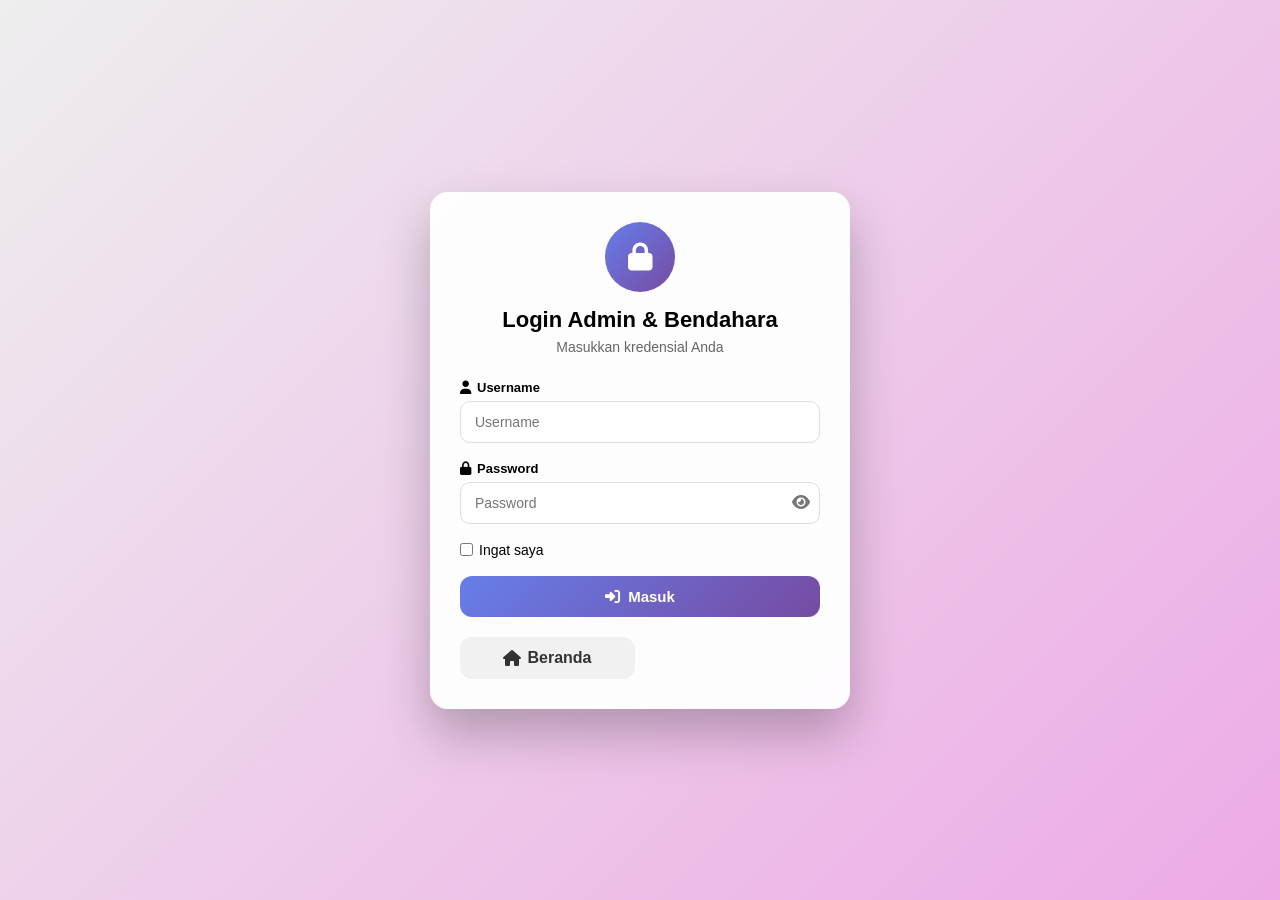
<file: dashboard.html>
<!DOCTYPE html>
<html lang="id">
<head>
<meta charset="UTF-8">
<meta name="viewport" content="width=device-width, initial-scale=1.0">
<title>Dashboard Admin - Transparansi Keuangan BEM FT</title>

<link href="https://cdnjs.cloudflare.com/ajax/libs/font-awesome/6.0.0/css/all.min.css" rel="stylesheet">
<link href="https://fonts.googleapis.com/css2?family=Inter:wght@400;500;600;700;800&display=swap" rel="stylesheet">

<style>
:root{
  --primary: #667eea;
  --primary-dark: #5a67d8;
  --secondary: #764ba2;
  --success: #10b981;
  --warning: #f59e0b;
  --danger: #ef4444;
  --info: #3b82f6;
  --bg-primary: #ffffff;
  --bg-secondary: #f8fafc;
  --bg-tertiary: #f1f5f9;
  --text-primary: #1e293b;
  --text-secondary: #64748b;
  --text-muted: #94a3b8;
  --border: #e2e8f0;
  --shadow-sm: 0 1px 2px 0 rgba(0, 0, 0, 0.05);
  --shadow-md: 0 4px 6px -1px rgba(0, 0, 0, 0.1), 0 2px 4px -1px rgba(0, 0, 0, 0.06);
  --shadow-lg: 0 10px 15px -3px rgba(0, 0, 0, 0.1), 0 4px 6px -2px rgba(0, 0, 0, 0.05);
  --transition: all 0.3s ease;
  --gradient-1: linear-gradient(135deg, var(--primary), var(--secondary));
  --gradient-2: linear-gradient(135deg, var(--success), #22d3ee);
  --gradient-3: linear-gradient(135deg, var(--warning), #f97316);
  --gradient-4: linear-gradient(135deg, var(--danger), #ec4899);
}

body {
  background: linear-gradient(135deg, #667eea 0%, #e6dcf0 100%);
  min-height: 100vh;
  font-family: 'Segoe UI', Tahoma, Geneva, Verdana, sans-serif;
  margin: 0;
  padding: 0;
  color: #1e293b;
  line-height: 1.6;
}

.container{max-width:1200px;margin:auto;padding:0 1.5rem}

/* ===== HEADER ===== */
header{
  position:sticky;top:0;z-index:99;
  background:rgba(255,255,255,.95);
  backdrop-filter:blur(12px);
  border-bottom:1px solid rgba(255,255,255,0.2);
  box-shadow: var(--shadow-md);
}
.header-wrap{
  display:flex;justify-content:space-between;align-items:center;
  padding:1rem 0;
}
.logo-box{display:flex;align-items:center;gap:1.5rem}
.logo{
  width:60px;height:60px;border-radius:20px;
  background:var(--gradient-1);
  display:flex;align-items:center;justify-content:center;
  color:#fff;font-size:1.5rem;box-shadow: var(--shadow-lg);
  animation: float 3s ease-in-out infinite;
}
.brand-info h1{
  font-size:1.75rem;font-weight:800;
  background:var(--gradient-1);
  -webkit-background-clip:text;
  -webkit-text-fill-color:transparent;
  background-clip:text;margin:0;
}
.brand-info p{color:var(--text-secondary);margin:0;font-size:.9rem}
nav{display:flex;gap:1.5rem;align-items:center}
nav a{text-decoration:none;color:var(--text-primary);font-weight:600;position:relative}
nav a::after{
  content:"";position:absolute;left:0;bottom:-4px;
  width:0;height:2px;background:var(--gradient-1);
  transition:var(--transition)
}
nav a:hover::after{width:100%}
nav a.active::after{width:100%}
.login-btn{
  padding:.75rem 1.5rem;border-radius:16px;
  background:var(--gradient-1);
  color:#fff !important;font-size:1rem;
  box-shadow: var(--shadow-md);font-weight:700;
  display:inline-flex;align-items:center;gap:.5rem;
  text-decoration: none;
  transition: var(--transition);
}
.login-btn:hover{
  transform: translateY(-2px);
  box-shadow: 0 10px 25px rgba(102, 126, 234, 0.4);
}

/* ===== TAB NAVIGATION ===== */
.tab-navigation {
  display: flex;
  gap: 1rem;
  margin: 2rem 0 1.5rem;
  border-bottom: 2px solid var(--border);
}

.tab-btn {
  padding: 1rem 2rem;
  background: transparent;
  border: none;
  border-bottom: 3px solid transparent;
  color: var(--text-secondary);
  font-weight: 600;
  font-size: 1rem;
  cursor: pointer;
  transition: var(--transition);
  display: flex;
  align-items: center;
  gap: 0.5rem;
}

.tab-btn:hover {
  color: var(--primary);
}

.tab-btn.active {
  color: var(--primary);
  border-bottom-color: var(--primary);
}

.tab-content {
  display: none;
}

.tab-content.active {
  display: block;
}

/* ===== CONTROLS ===== */
.controls{
  display:flex;gap:1rem;flex-wrap:wrap;
  margin:2rem 0
}
.search-box{
  flex:1;display:flex;background:#fff;border-radius:14px;
  overflow:hidden;box-shadow:var(--shadow-sm);
  min-width: 200px;
}
.search-box input{flex:1;border:none;padding:.9rem 1rem;outline:none}
.search-box button{
  border:none;background:var(--gradient-1);
  color:#fff;padding:0 1.2rem;cursor:pointer;
  transition: var(--transition);
}
.search-box button:hover{
  opacity: 0.9;
}
select{
  padding:.9rem 1rem;border-radius:14px;border:1px solid var(--border);
  box-shadow:var(--shadow-sm);cursor:pointer;background:#fff
}

/* ===== SUMMARY ===== */
.summary{
  display:grid;grid-template-columns:repeat(auto-fit,minmax(220px,1fr));
  gap:1.5rem;margin-bottom:2.5rem
}
.card{
  background:rgba(255,255,255,0.9);
  backdrop-filter:blur(10px);
  border-radius:20px;padding:2rem;
  box-shadow:var(--shadow-lg);
  border:1px solid rgba(255,255,255,0.2);
  transition:var(--transition)
}
.card:hover{transform:translateY(-2px);box-shadow:0 20px 40px rgba(0,0,0,.15)}
.card span{color:var(--text-secondary);font-size:.85rem}
.card h3{font-size:2.2rem;margin-top:.5rem;font-family:'JetBrains Mono',monospace}

/* ===== MONTHLY REPORT CARD ===== */
.monthly-grid {
  display: grid;
  grid-template-columns: repeat(auto-fit, minmax(280px, 1fr));
  gap: 1.5rem;
  margin-bottom: 2rem;
}

.month-card {
  background: rgba(255, 255, 255, 0.9);
  backdrop-filter: blur(10px);
  border-radius: 16px;
  padding: 1.5rem;
  box-shadow: var(--shadow-lg);
  border: 1px solid rgba(255, 255, 255, 0.2);
  transition: var(--transition);
}

.month-card:hover {
  transform: translateY(-2px);
  box-shadow: 0 20px 40px rgba(0, 0, 0, 0.15);
}

.month-card-header {
  display: flex;
  justify-content: space-between;
  align-items: center;
  margin-bottom: 1rem;
  padding-bottom: 1rem;
  border-bottom: 2px solid var(--border);
}

.month-name {
  font-size: 1.25rem;
  font-weight: 700;
  color: var(--text-primary);
}

.month-stats {
  display: grid;
  grid-template-columns: 1fr 1fr;
  gap: 1rem;
  margin-bottom: 1rem;
}

.stat-item {
  text-align: center;
}

.stat-label {
  font-size: 0.75rem;
  color: var(--text-secondary);
  margin-bottom: 0.25rem;
}

.stat-value {
  font-size: 1.5rem;
  font-weight: 700;
  font-family: 'JetBrains Mono', monospace;
}

.stat-value.success {
  color: var(--success);
}

.stat-value.warning {
  color: var(--warning);
}

.month-total {
  text-align: center;
  padding-top: 1rem;
  border-top: 2px solid var(--border);
}

.month-total-label {
  font-size: 0.85rem;
  color: var(--text-secondary);
  margin-bottom: 0.5rem;
}

.month-total-value {
  font-size: 1.75rem;
  font-weight: 800;
  background: var(--gradient-1);
  -webkit-background-clip: text;
  -webkit-text-fill-color: transparent;
  background-clip: text;
  font-family: 'JetBrains Mono', monospace;
}

/* ===== YEARLY SUMMARY ===== */
.yearly-summary {
  background: linear-gradient(135deg, rgba(102, 126, 234, 0.1), rgba(118, 75, 162, 0.1));
  border-radius: 20px;
  padding: 2rem;
  margin-bottom: 2rem;
  box-shadow: var(--shadow-lg);
  border: 1px solid rgba(102, 126, 234, 0.2);
}

.yearly-summary h2 {
  margin: 0 0 2rem 0;
  font-size: 1.75rem;
  font-weight: 800;
  background: var(--gradient-1);
  -webkit-background-clip: text;
  -webkit-text-fill-color: transparent;
  background-clip: text;
  display: flex;
  align-items: center;
  gap: 0.75rem;
}

.yearly-stats-grid {
  display: grid;
  grid-template-columns: repeat(auto-fit, minmax(200px, 1fr));
  gap: 1.5rem;
}

.yearly-stat-card {
  background: #fff;
  border-radius: 16px;
  padding: 1.5rem;
  box-shadow: var(--shadow-md);
  text-align: center;
}

.yearly-stat-icon {
  width: 50px;
  height: 50px;
  border-radius: 12px;
  display: flex;
  align-items: center;
  justify-content: center;
  margin: 0 auto 1rem;
  font-size: 1.5rem;
  color: #fff;
}

.yearly-stat-icon.total {
  background: var(--gradient-1);
}

.yearly-stat-icon.paid {
  background: var(--gradient-2);
}

.yearly-stat-icon.unpaid {
  background: var(--gradient-3);
}

.yearly-stat-icon.collected {
  background: var(--gradient-4);
}

.yearly-stat-label {
  font-size: 0.9rem;
  color: var(--text-secondary);
  margin-bottom: 0.5rem;
}

.yearly-stat-value {
  font-size: 2rem;
  font-weight: 800;
  color: var(--text-primary);
  font-family: 'JetBrains Mono', monospace;
}

/* ===== MEMBER ACTIONS ===== */
.member-actions{
  background:rgba(255,255,255,0.9);
  backdrop-filter:blur(10px);
  border-radius:20px;padding:2rem;
  box-shadow:var(--shadow-lg);
  border:1px solid rgba(255,255,255,0.2);
  margin-bottom:2rem
}
.member-actions h3{margin:0 0 1.5rem 0;font-size:1.25rem;font-weight:700;color:var(--text-primary)}
.btn{
  padding:.75rem 1.5rem;border-radius:12px;
  background:var(--gradient-1);color:#fff;
  border:none;cursor:pointer;font-weight:600;
  transition:var(--transition);display:inline-flex;
  align-items:center;gap:.5rem;font-size: 1rem;
}
.btn:hover{transform:translateY(-2px);box-shadow:0 10px 25px rgba(102,126,234,0.4)}
.btn-secondary{
  padding:.75rem 1.5rem;border-radius:12px;
  background:#fff;color:var(--text-primary);
  border:2px solid var(--border);cursor:pointer;
  font-weight:600;transition:var(--transition);
  display:inline-flex;align-items:center;gap:.5rem;
  font-size: 1rem;
}
.btn-secondary:hover{border-color:var(--primary);color:var(--primary)}

/* ===== TABLE ===== */
.table-wrap{
  background:#fff;border-radius:20px;
  box-shadow:var(--shadow-lg);
  overflow:hidden;border:1px solid rgba(255,255,255,0.2)
}
table{width:100%;border-collapse:collapse}
thead{background:#f8fafc}
th{
  padding:1.25rem;text-align:left;font-size:.85rem;
  font-weight:700;color:var(--text-primary);
  border-bottom:2px solid var(--border);
  text-transform: uppercase;
  letter-spacing: 0.5px;
}
td{
  padding:1.25rem;text-align:left;font-size:.95rem;
  color:var(--text-secondary);border-bottom:1px solid var(--border)
}
tbody tr:hover{
  background: var(--bg-secondary);
  transform:translateX(2px)
}
.badge{
  padding:.5rem 1rem;border-radius:999px;
  font-size:.875rem;font-weight:600;display:inline-block
}
.badge-success{background:rgba(16,185,129,0.1);color:#059669}
.badge-warning{background:rgba(245,158,11,0.1);color:#d97706}
.badge-info{background:rgba(59,130,246,0.1);color:#2563eb}
.badge.unpaid{background:rgba(239,68,68,0.1);color:#dc2626}
.text-success{color:#059669}
.text-danger{color:#dc2626}
.text-center{text-align:center}

/* ===== MODAL ===== */
.modal-overlay{
  position:fixed;top:0;left:0;width:100%;height:100%;
  background:rgba(0,0,0,0.5);backdrop-filter:blur(5px);
  display:flex;align-items:center;justify-content:center;
  z-index:999;transition:var(--transition)
}
.modal-overlay.hidden{display:none}
.modal-content{
  background:#fff;border-radius:24px;
  max-width:600px;width:90%;max-height:90vh;
  overflow-y:auto;padding:2.5rem;
  box-shadow:0 25px 50px rgba(0,0,0,0.2);
  animation: modalSlideIn 0.3s ease-out;
}
@keyframes modalSlideIn{
  from{opacity:0;transform:translateY(-20px)}
  to{opacity:1;transform:translateY(0)}
}
.form-group{margin-bottom:1.5rem}
.form-group label{
  display:block;margin-bottom:.5rem;
  font-weight:600;color:var(--text-primary);font-size:.95rem
}
.form-group input,.form-group select,.form-group textarea{
  width:100%;padding:.9rem 1rem;border-radius:12px;
  border:2px solid var(--border);background:#fff;
  font-size:1rem;transition:var(--transition);
  font-family: inherit;
}
.form-group input:focus,.form-group select:focus,.form-group textarea:focus{
  outline:none;border-color:var(--primary);
  box-shadow:0 0 0 3px rgba(102,126,234,0.1)
}

/* ===== ANIMATIONS ===== */
@keyframes float{
  0%,100%{transform:translateY(0)}
  50%{transform:translateY(-10px)}
}

/* ===== TOAST ===== */
.toast{
  position:fixed;top:2rem;right:2rem;
  background:#fff;padding:1rem 1.5rem;
  border-radius:12px;box-shadow:var(--shadow-lg);
  display:flex;align-items:center;gap:1rem;
  animation:slideInRight 0.3s ease-out;
  z-index:9999;border-left:4px solid var(--success)
}
.toast.error{border-left-color:var(--danger)}
.toast.info{border-left-color:var(--info)}
.toast i{font-size:1.25rem}
.toast.success i{color:var(--success)}
.toast.error i{color:var(--danger)}
.toast.info i{color:var(--info)}

@keyframes slideInRight{
  from{transform:translateX(400px);opacity:0}
  to{transform:translateX(0);opacity:1}
}
@keyframes slideOutRight{
  from{transform:translateX(0);opacity:1}
  to{transform:translateX(400px);opacity:0}
}

/* ===== RESPONSIVE ===== */
@media (max-width: 768px) {
  .header-wrap {
    flex-direction: column;
    gap: 1rem;
  }
  nav {
    flex-direction: column;
    width: 100%;
  }
  .tab-navigation {
    flex-wrap: wrap;
  }
  .tab-btn {
    padding: 0.75rem 1rem;
    font-size: 0.9rem;
  }
  th, td {
    padding: 0.75rem;
  }
}
</style>
</head>
<body>
    <!-- Header -->
    <header>
        <div class="container header-wrap">
            <div class="logo-box">
                <div class="logo"><i class="fas fa-coins"></i></div>
                <div class="brand-info">
                    <h1>BEM FT</h1>
                    <p>Dashboard Admin</p>
                </div>
            </div>
            <nav>
                <a href="index.html">Beranda</a>
                <a href="login.html" class="login-btn" onclick="logout(); return false;">
                    <i class="fas fa-sign-out-alt"></i> Logout
                </a>
            </nav>
        </div>
    </header>

    <!-- Main Content -->
    <main style="padding: 2rem 0;">
        <div class="container">
            <!-- Tab Navigation -->
            <div class="tab-navigation">
                <button class="tab-btn active" onclick="switchTab('overview')">
                    <i class="fas fa-chart-pie"></i> Overview
                </button>
                <button class="tab-btn" onclick="switchTab('monthly')">
                    <i class="fas fa-calendar-alt"></i> Laporan Bulanan
                </button>
                <button class="tab-btn" onclick="switchTab('yearly')">
                    <i class="fas fa-chart-bar"></i> Rekapan Tahunan
                </button>
            </div>

            <!-- Overview Tab -->
            <div id="overview-tab" class="tab-content active">
                <!-- Member Stats -->
                <div class="card">
                    <h3 style="margin: 0 0 1.5rem 0; font-size: 1.25rem; font-weight: 700; color: var(--text-primary); display: flex; align-items: center; gap: 0.5rem;">
                        <i class="fas fa-users" style="color: var(--primary);"></i>
                        Statistik Kas Anggota
                    </h3>
                    <div class="summary">
                        <div class="card">
                            <span>Total Anggota</span>
                            <h3 id="total-members">0</h3>
                        </div>
                        <div class="card">
                            <span>Sudah Bayar</span>
                            <h3 class="text-success" id="paid-members">0</h3>
                        </div>
                        <div class="card">
                            <span>Belum Bayar</span>
                            <h3 style="color:#fbbf24" id="unpaid-members">0</h3>
                        </div>
                        <div class="card">
                            <span>Total Terkumpul</span>
                            <h3 id="total-collected">Rp 0</h3>
                        </div>
                    </div>
                </div>

                <!-- Member Actions -->
                <div class="member-actions">
                    <h3>Manajemen Kas Anggota</h3>
                    <div style="display: flex; gap: 1rem; flex-wrap: wrap;">
                        <button class="btn" onclick="openMemberModal('add')">
                            <i class="fas fa-user-plus"></i> Tambah Anggota
                        </button>
                        <button class="btn-secondary" onclick="exportMembersToExcel()">
                            <i class="fas fa-download"></i> Export Data
                        </button>
                    </div>
                </div>

                <!-- Member Table -->
                <div class="table-wrap">
                    <div style="padding: 1.5rem;">
                        <div style="display: flex; justify-content: space-between; align-items: center; margin-bottom: 1.5rem; flex-wrap: wrap; gap: 1rem;">
                            <h2 style="margin: 0; font-size: 1.5rem; font-weight: 700; color: var(--text-primary);">Daftar Anggota</h2>
                            <div class="controls" style="margin: 0;">
                                <div class="search-box">
                                    <input type="text" id="member-search" placeholder="Cari anggota...">
                                    <button onclick="filterMembers()"><i class="fas fa-search"></i></button>
                                </div>
                                <select id="payment-filter" onchange="filterMembers()">
                                    <option value="all">Semua Status</option>
                                    <option value="paid">Sudah Bayar</option>
                                    <option value="unpaid">Belum Bayar</option>
                                </select>
                            </div>
                        </div>
                    </div>

                    <table>
                        <thead>
                            <tr>
                                <th>No</th>
                                <th>Nama</th>
                                <th>NIM</th>
                                <th>Prodi</th>
                                <th>Jumlah</th>
                                <th>Status</th>
                                <th>Tgl Bayar</th>
                                <th>Aksi</th>
                            </tr>
                        </thead>
                        <tbody id="member-table-body">
                            <tr>
                                <td colspan="8" style="text-align:center;padding:2rem;color:#64748b">
                                    <i class="fas fa-inbox" style="font-size:2rem;margin-bottom:1rem;opacity:0.3;display:block"></i>
                                    Tidak ada data ditemukan
                                </td>
                            </tr>
                        </tbody>
                    </table>
                </div>
            </div>

            <!-- Monthly Tab -->
            <div id="monthly-tab" class="tab-content">
                <div class="card">
                    <div style="display: flex; justify-content: space-between; align-items: center; margin-bottom: 1.5rem; flex-wrap: wrap; gap: 1rem;">
                        <div>
                            <h3 style="margin: 0 0 0.5rem 0; font-size: 1.5rem; font-weight: 700; color: var(--text-primary); display: flex; align-items: center; gap: 0.5rem;">
                                <i class="fas fa-calendar-alt" style="color: var(--primary);"></i>
                                Laporan Pembayaran Kas Per Bulan
                            </h3>
                            <p style="color: var(--text-secondary); margin: 0;">
                                Berikut adalah detail pembayaran kas anggota untuk setiap bulan
                            </p>
                        </div>
                        <button class="btn" onclick="exportMonthlyReport()">
                            <i class="fas fa-file-excel"></i> Export Excel
                        </button>
                    </div>

                    <div class="monthly-grid" id="monthly-grid">
                        <!-- Monthly cards will be inserted here by JavaScript -->
                    </div>
                </div>
            </div>

            <!-- Yearly Tab -->
            <div id="yearly-tab" class="tab-content">
                <div class="yearly-summary">
                    <div style="display: flex; justify-content: space-between; align-items: center; margin-bottom: 2rem; flex-wrap: wrap; gap: 1rem;">
                        <h2 style="margin: 0;">
                            <i class="fas fa-chart-line"></i>
                            Rekapan Kas Tahunan <span id="current-year" style="font-weight: 800;">2024</span>
                        </h2>
                        <button class="btn" onclick="exportYearlyReport()" style="background: #fff; color: var(--primary); border: 2px solid var(--primary);">
                            <i class="fas fa-file-excel"></i> Export Excel
                        </button>
                    </div>

                    <div class="yearly-stats-grid">
                        <div class="yearly-stat-card">
                            <div class="yearly-stat-icon total">
                                <i class="fas fa-users"></i>
                            </div>
                            <div class="yearly-stat-label">Total Anggota</div>
                            <div class="yearly-stat-value" id="yearly-total-members">0</div>
                        </div>

                        <div class="yearly-stat-card">
                            <div class="yearly-stat-icon paid">
                                <i class="fas fa-check-circle"></i>
                            </div>
                            <div class="yearly-stat-label">Sudah Lunas</div>
                            <div class="yearly-stat-value text-success" id="yearly-paid-members">0</div>
                        </div>

                        <div class="yearly-stat-card">
                            <div class="yearly-stat-icon unpaid">
                                <i class="fas fa-clock"></i>
                            </div>
                            <div class="yearly-stat-label">Belum Lunas</div>
                            <div class="yearly-stat-value" style="color: #f59e0b;" id="yearly-unpaid-members">0</div>
                        </div>

                        <div class="yearly-stat-card">
                            <div class="yearly-stat-icon collected">
                                <i class="fas fa-money-bill-wave"></i>
                            </div>
                            <div class="yearly-stat-label">Total Terkumpul</div>
                            <div class="yearly-stat-value" id="yearly-total-collected">Rp 0</div>
                        </div>
                    </div>
                </div>

                <!-- Monthly Breakdown -->
                <div class="card">
                    <h3 style="margin: 0 0 1.5rem 0; font-size: 1.25rem; font-weight: 700; color: var(--text-primary);">
                        Rincian Per Bulan
                    </h3>
                    
                    <div class="table-wrap" style="box-shadow: none; border: 1px solid var(--border);">
                        <table>
                            <thead>
                                <tr>
                                    <th>Bulan</th>
                                    <th>Sudah Bayar</th>
                                    <th>Belum Bayar</th>
                                    <th>Total Terkumpul</th>
                                </tr>
                            </thead>
                            <tbody id="yearly-breakdown-body">
                                <!-- Yearly breakdown will be inserted here -->
                            </tbody>
                        </table>
                    </div>
                </div>
            </div>
        </div>
    </main>

    <!-- Member Modal -->
    <div id="member-modal" class="modal-overlay hidden">
        <div class="modal-content">
            <div style="display: flex; justify-content: space-between; align-items: center; margin-bottom: 1.5rem;">
                <h3 id="member-modal-title" style="margin: 0; font-size: 1.5rem; font-weight: 700; color: var(--text-primary);">Tambah Anggota</h3>
                <button class="btn-secondary" onclick="closeMemberModal()" style="padding: 0.5rem; border-radius: 8px;">
                    <i class="fas fa-times"></i>
                </button>
            </div>
            
            <form id="member-form" onsubmit="saveMember(event)">
                <input type="hidden" id="member-id">
                
                <div class="form-group">
                    <label for="member-nim">NIM</label>
                    <input type="text" id="member-nim" required placeholder="Masukkan NIM anggota"> 
                </div>
                
                <div class="form-group">
                    <label for="member-name">Nama Lengkap</label>
                    <input type="text" id="member-name" required placeholder="Masukkan nama lengkap anggota">   
                </div>
                
                <div class="form-group">    
                    <label for="member-prodi">Program Studi</label>
                    <select id="member-prodi" required>
                        <option value="">-- Pilih Prodi --</option>
                        <option value="Teknik Informatika">Teknik Informatika</option>
                        <option value="Sistem Informasi">Sistem Informasi</option>
                        <option value="Teknik Elektro">Teknik Elektro</option>
                        <option value="Teknik Mesin">Teknik Mesin</option>
                        <option value="Teknik Industri">Teknik Industri</option>
                    </select>   
                </div>
                
                <div class="form-group">
                    <label for="member-amount">Jumlah Kas (Rp)</label>
                    <input type="number" id="member-amount" required placeholder="Masukkan jumlah kas" min="0"> 
                </div>
                
                <div class="form-group">    
                    <label for="member-status">Status Pembayaran</label>
                    <select id="member-status" required onchange="togglePaymentDate()">
                        <option value="unpaid">Belum Bayar</option>
                        <option value="paid">Sudah Bayar</option>
                    </select>   
                </div>
                
                <div class="form-group" id="payment-date-group">
                    <label for="member-payment-date">Tanggal Bayar</label>
                    <input type="date" id="member-payment-date">       
                </div>
                
                <div style="display: flex; justify-content: flex-end; gap: 1rem; margin-top: 2rem;">
                    <button type="button" class="btn-secondary" onclick="closeMemberModal()">Batal</button>
                    <button type="submit" class="btn">Simpan</button>
                </div>
            </form> 
        </div>
    </div>

    <!-- Delete Member Modal -->
    <div id="delete-member-modal" class="modal-overlay hidden">
        <div class="modal-content" style="max-width: 400px;">
            <div style="display: flex; justify-content: space-between; align-items: center; margin-bottom: 1rem;">
                <h3 style="margin: 0; font-size: 1.25rem; font-weight: 700; color: var(--text-primary);">Hapus Anggota</h3>
                <button class="btn-secondary" onclick="closeDeleteMemberModal()" style="padding: 0.5rem; border-radius: 8px;">
                    <i class="fas fa-times"></i>
                </button>
            </div>
            
            <p style="margin-bottom: 2rem; color: var(--text-secondary);">Apakah Anda yakin ingin menghapus data anggota ini? Tindakan ini tidak dapat dibatalkan.</p>
            
            <div style="display: flex; justify-content: flex-end; gap: 1rem;">
                <button type="button" class="btn-secondary" onclick="closeDeleteMemberModal()">Batal</button>
                <button type="button" class="btn" onclick="confirmDeleteMember()" style="background: var(--danger);">Hapus</button>
            </div>
        </div>
    </div>
    
    <script src="app.js"></script>
</body>
</html>
</file>
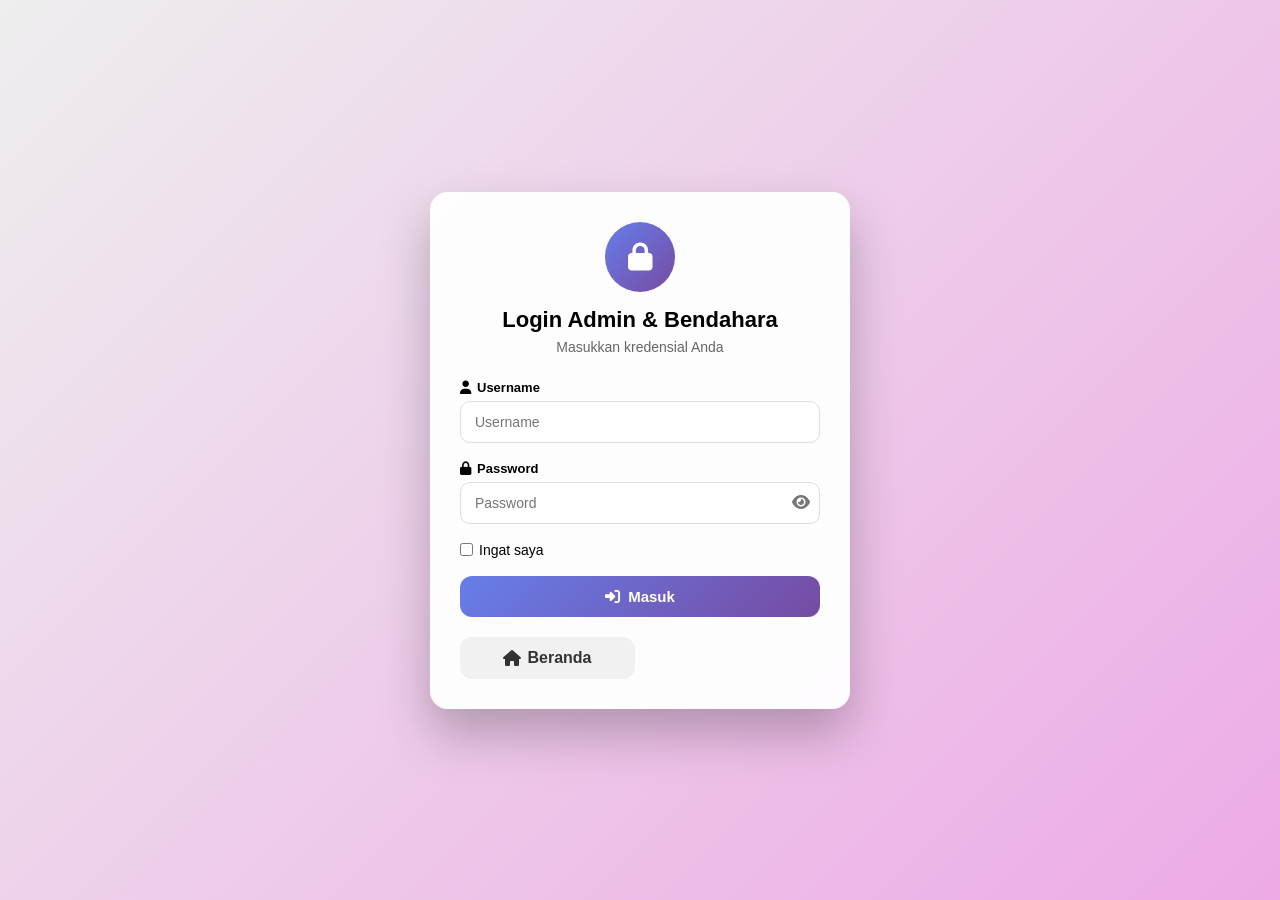
<file: login.html>
<!DOCTYPE html>
<html lang="id">
<head>
<meta charset="UTF-8">
<meta name="viewport" content="width=device-width, initial-scale=1.0">
<title>Login - Transparansi Keuangan BEM</title>

<!-- ICON -->
<link href="https://cdnjs.cloudflare.com/ajax/libs/font-awesome/6.4.0/css/all.min.css" rel="stylesheet">

<style>
/* =========================
   RESET & GLOBAL
========================= */
* {
  margin: 0;
  padding: 0;
  box-sizing: border-box;
}

body {
  min-height: 100vh;
  display: flex;
  align-items: center;
  justify-content: center;
  background: linear-gradient(135deg, #eeeeee, #edaae6);
  font-family: 'Segoe UI', Tahoma, Geneva, Verdana, sans-serif;
}

/* =========================
   LOGIN BOX
========================= */
.login-box {
  width: 100%;
  max-width: 420px;
  background: rgba(255,255,255,0.96);
  border-radius: 18px;
  padding: 30px;
  box-shadow: 0 25px 50px rgba(0,0,0,0.25);
  animation: fadeIn 0.8s ease;
}

/* =========================
   HEADER
========================= */
.login-header {
  text-align: center;
  margin-bottom: 25px;
}

.login-icon {
  width: 70px;
  height: 70px;
  background: linear-gradient(135deg, #667eea, #764ba2);
  border-radius: 50%;
  display: flex;
  align-items: center;
  justify-content: center;
  margin: 0 auto 15px;
  color: white;
  font-size: 28px;
}

.login-header h2 {
  font-size: 22px;
  font-weight: 700;
  margin-bottom: 6px;
}

.login-header p {
  font-size: 14px;
  color: #666;
}

/* =========================
   FORM
========================= */
.form-group {
  margin-bottom: 18px;
}

.form-group label {
  font-size: 13px;
  font-weight: 600;
  display: flex;
  align-items: center;
  gap: 6px;
  margin-bottom: 6px;
}

.input-group {
  position: relative;
}

.input-group input {
  width: 100%;
  padding: 12px 42px 12px 14px;
  border-radius: 10px;
  border: 1px solid #ddd;
  font-size: 14px;
  outline: none;
  transition: 0.3s;
}

.input-group input:focus {
  border-color: #667eea;
  box-shadow: 0 0 0 3px rgba(102,126,234,0.15);
}

.password-toggle {
  position: absolute;
  right: 10px;
  top: 50%;
  transform: translateY(-50%);
  background: none;
  border: none;
  cursor: pointer;
  font-size: 16px;
  color: #777;
}

/* =========================
   REMEMBER ME
========================= */
.remember-me {
  font-size: 14px;
  display: flex;
  align-items: center;
}

.remember-me input {
  margin-right: 6px;
}

/* =========================
   BUTTON
========================= */
.btn {
  width: 100%;
  padding: 12px;
  border-radius: 12px;
  border: none;
  background: linear-gradient(135deg, #667eea, #764ba2);
  color: white;
  font-size: 15px;
  font-weight: 600;
  cursor: pointer;
  display: flex;
  align-items: center;
  justify-content: center;
  gap: 8px;
  transition: 0.3s;
}

.btn:hover {
  transform: translateY(-2px);
  box-shadow: 0 10px 25px rgba(102,126,234,0.4);
}

.btn:disabled {
  opacity: 0.7;
  cursor: not-allowed;
}

/* =========================
   FOOTER
========================= */
.login-footer {
  margin-top: 20px;
  display: grid;
  grid-template-columns: 1fr 1fr;
  gap: 10px;
}

.btn-secondary {
  padding: 12px;
  border-radius: 12px;
  background: #f1f1f1;
  color: #333;
  text-decoration: none;
  font-weight: 600;
  display: flex;
  align-items: center;
  justify-content: center;
  gap: 6px;
  transition: 0.3s;
}

.btn-secondary:hover {
  background: #e4e4e4;
}

/* =========================
   ALERT
========================= */
.alert {
  display: none;
  padding: 12px;
  border-radius: 10px;
  margin-bottom: 15px;
  font-size: 14px;
  display: flex;
  align-items: center;
  gap: 8px;
}

.alert.error {
  background: #ffe0e0;
  color: #c0392b;
}

.alert.success {
  background: #e0f8ea;
  color: #27ae60;
}

/* =========================
   ANIMATION
========================= */
@keyframes fadeIn {
  from {
    opacity: 0;
    transform: translateY(20px);
  }
  to {
    opacity: 1;
    transform: translateY(0);
  }
}

/* =========================
   RESPONSIVE
========================= */
@media (max-width: 480px) {
  .login-box {
    margin: 20px;
  }
}
</style>
</head>

<body>

<div class="login-box">
  <div class="login-header">
    <div class="login-icon">
      <i class="fas fa-lock"></i>
    </div>
    <h2>Login Admin & Bendahara</h2>
    <p>Masukkan kredensial Anda</p>
  </div>

  <div id="alert-container"></div>

  <form id="login-form">
    <div class="form-group">
      <label><i class="fas fa-user"></i> Username</label>
      <div class="input-group">
        <input type="text" id="username" placeholder="Username" required>
      </div>
    </div>

    <div class="form-group">
      <label><i class="fas fa-lock"></i> Password</label>
      <div class="input-group">
        <input type="password" id="password" placeholder="Password" required>
        <button type="button" class="password-toggle" onclick="togglePassword()">
          <i class="fas fa-eye" id="password-icon"></i>
        </button>
      </div>
    </div>

    <div class="form-group remember-me">
      <input type="checkbox" id="remember-me"> Ingat saya
    </div>

    <button type="submit" class="btn" id="login-btn">
      <i class="fas fa-sign-in-alt"></i> Masuk
    </button>
  </form>

  <div class="login-footer">
    <a href="index.html" class="btn-secondary">
      <i class="fas fa-home"></i> Beranda
    </a>
  </div>
</div>

<script>
function togglePassword() {
  const pass = document.getElementById('password');
  const icon = document.getElementById('password-icon');
  pass.type = pass.type === 'password' ? 'text' : 'password';
  icon.className = pass.type === 'password' ? 'fas fa-eye' : 'fas fa-eye-slash';
}

document.getElementById('login-form').addEventListener('submit', function(e) {
  e.preventDefault();

  const user = username.value;
  const pass = password.value;
  const btn = document.getElementById('login-btn');

  if (!user || !pass) {
    showAlert('error','Username & password wajib diisi');
    return;
  }

  btn.innerHTML = '<i class="fas fa-spinner fa-spin"></i> Memproses...';
  btn.disabled = true;

  setTimeout(() => {
    if (
      (user === 'admin' && pass === 'adminkeren') ||
      (user === 'bendahara' && pass === 'semangat')
    ) {
      // Simpan data user ke localStorage
      const userData = {
        id: user === 'admin' ? 1 : 2,
        username: user,
        role: user === 'admin' ? 'Admin' : 'Bendahara',
        loginTime: new Date().toISOString()
      };
      
      localStorage.setItem('user', JSON.stringify(userData));
      
      // Simpan preferensi remember me jika dicentang
      if (document.getElementById('remember-me').checked) {
        localStorage.setItem('rememberMe', 'true');
      } else {
        localStorage.removeItem('rememberMe');
      }
      
      showAlert('success','Login berhasil, mengalihkan...');
      setTimeout(()=>location.href='dashboard.html',1000);
    } else {
      showAlert('error','Username atau password salah');
      btn.innerHTML = '<i class="fas fa-sign-in-alt"></i> Masuk';
      btn.disabled = false;
    }
  }, 800);
});
function showAlert(type, message) {
  const alertContainer = document.getElementById('alert-container');
  alertContainer.innerHTML = `
    <div class="alert ${type}">
      <i class="fas ${type === 'error' ? 'fa-exclamation-circle' : 'fa-check-circle'}"></i>
      <span>${message}</span>
    </div>
  `;
  const alertEl = alertContainer.querySelector('.alert');
  alertEl.style.display = 'flex';
  setTimeout(() => {
    alertEl.style.display = 'none';
  }, 3000);
}
</script> 
</body>
</html>
</file>
